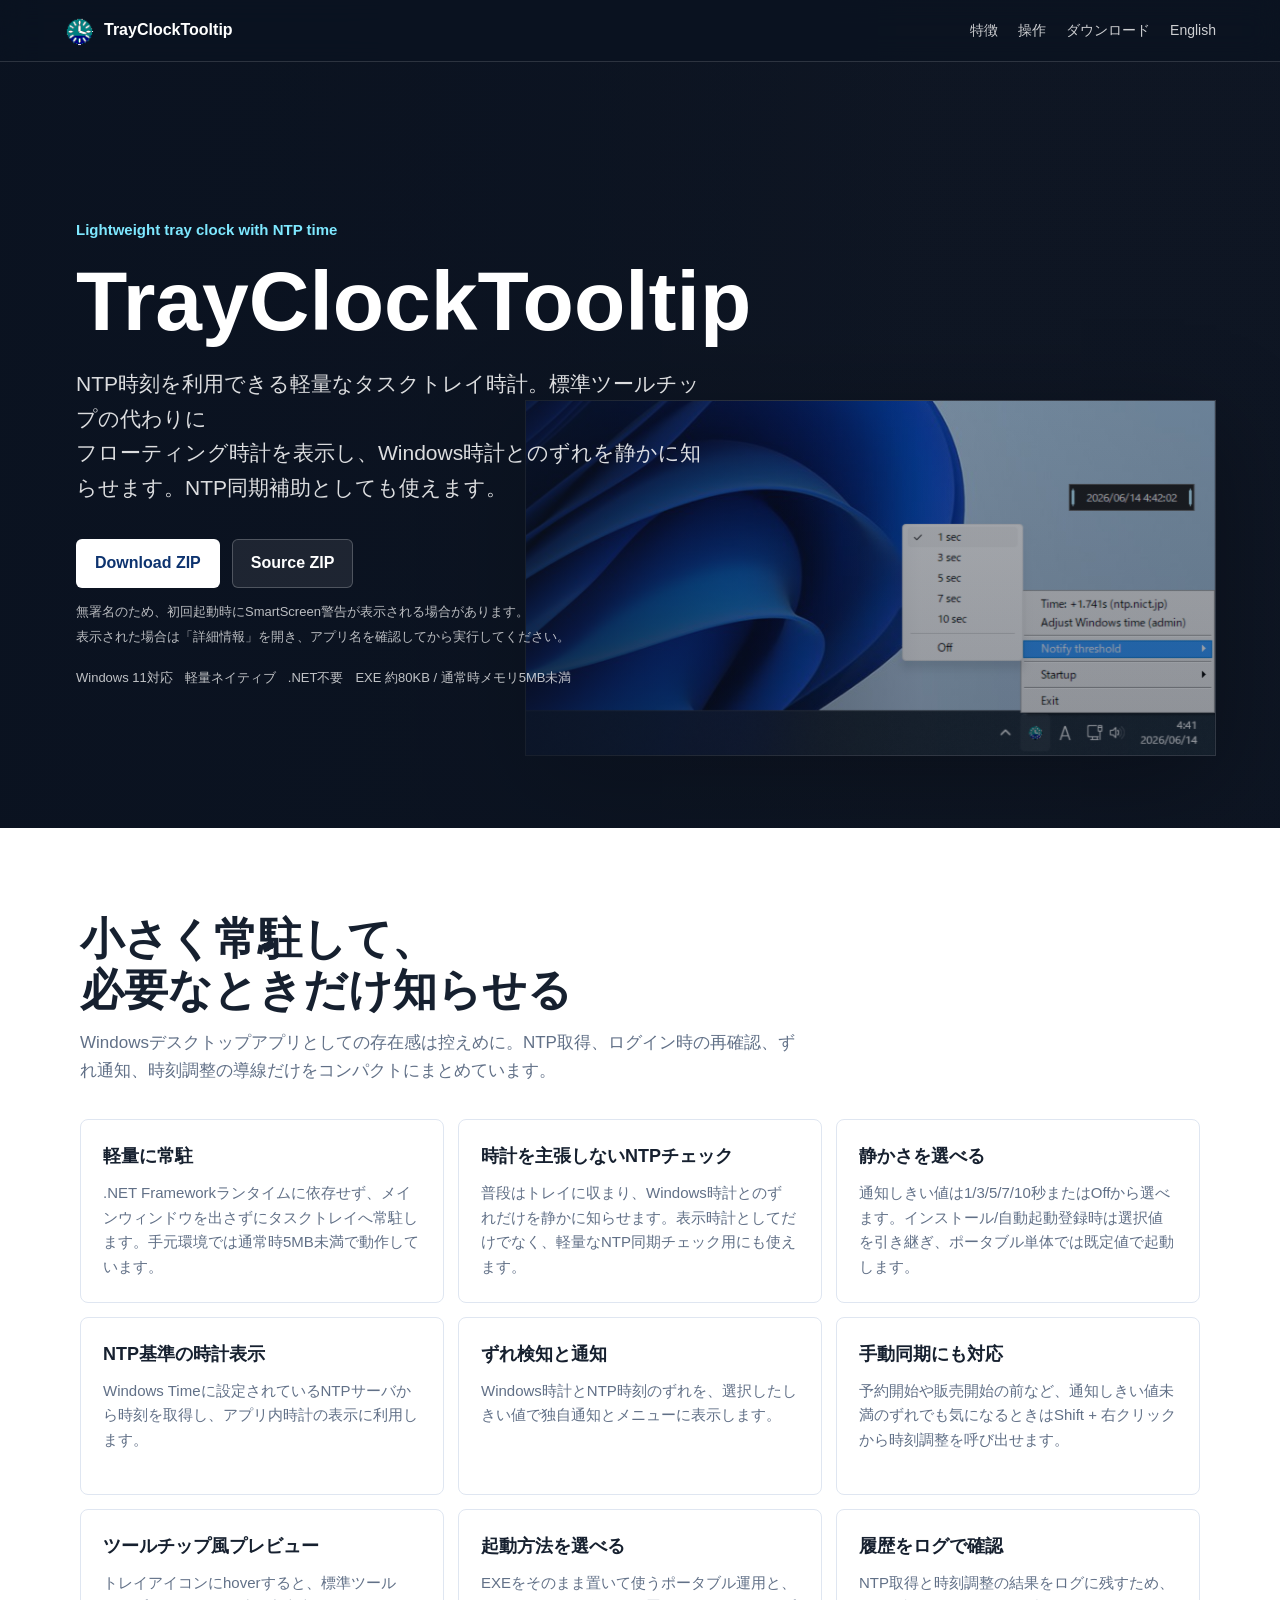
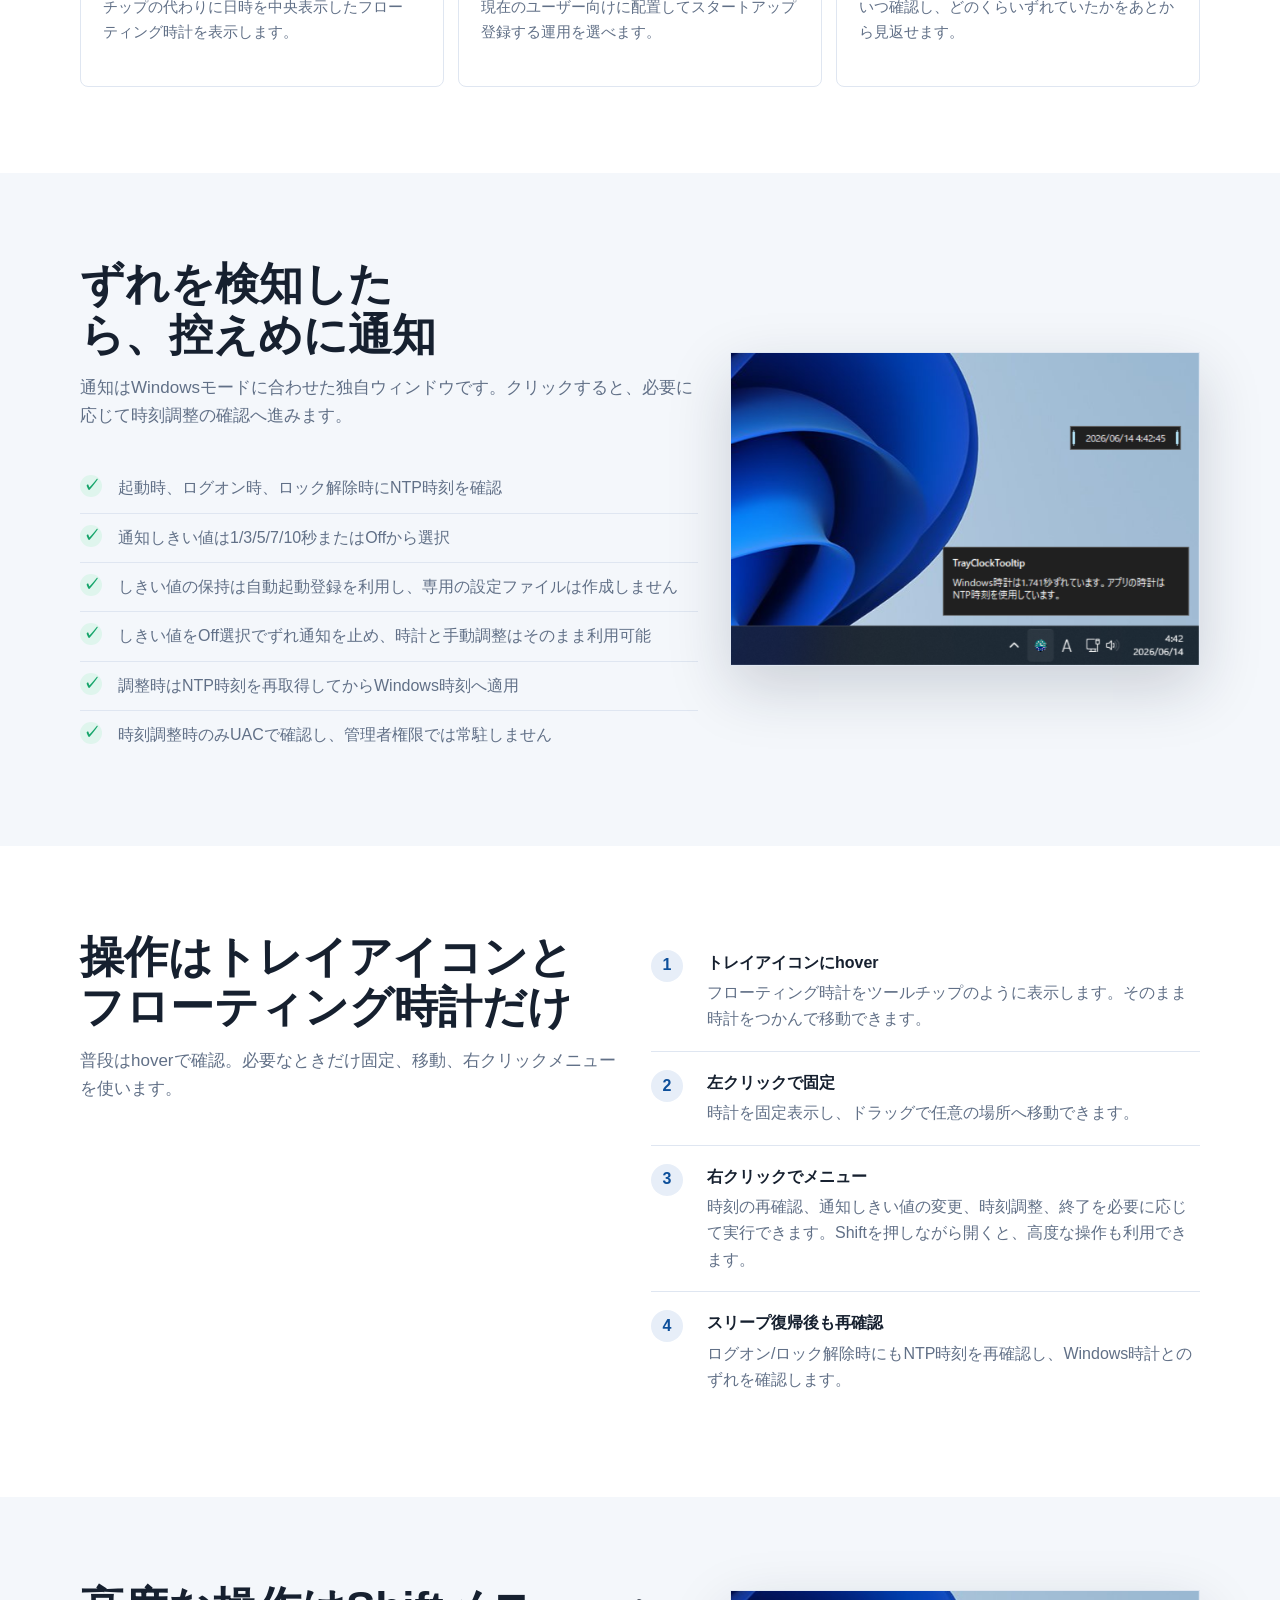
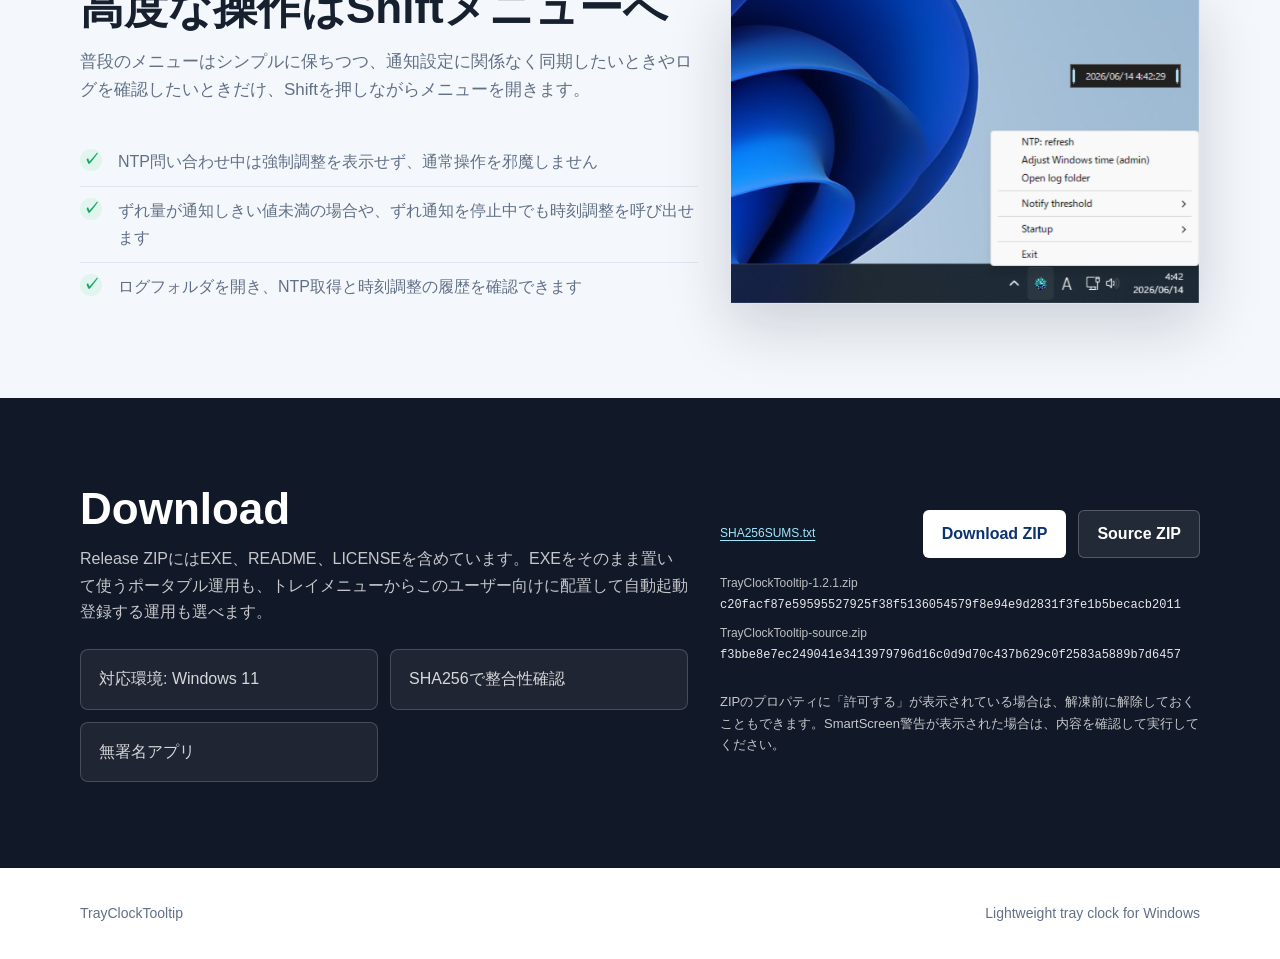
<file: docs/index.html>
<!doctype html>
<html lang="ja">
<head>
  <meta charset="utf-8">
  <meta name="viewport" content="width=device-width, initial-scale=1">
  <title>TrayClockTooltip - NTP同期補助にも使える軽量タスクトレイ時計</title>
  <meta name="description" content="TrayClockTooltipは、NTP時刻を利用できる軽量なWindowsアプリです。タスクトレイ時計として常駐し、ログインやロック解除時にNTP時刻を確認して、Windows時計とのずれを知らせます。">
  <link rel="icon" href="site-icon.ico">
  <link rel="canonical" href="https://tokei-ni-kasugai.github.io/TrayClockTooltip/">
  <link rel="alternate" hreflang="ja" href="https://tokei-ni-kasugai.github.io/TrayClockTooltip/">
  <link rel="alternate" hreflang="en" href="https://tokei-ni-kasugai.github.io/TrayClockTooltip/index.en.html">
  <link rel="alternate" hreflang="x-default" href="https://tokei-ni-kasugai.github.io/TrayClockTooltip/">
  <link rel="stylesheet" href="style.css">
</head>
<body>
  <header class="topbar">
    <a class="brand" href="#top" aria-label="TrayClockTooltip">
      <img alt="" src="site-icon.ico">
      <span>TrayClockTooltip</span>
    </a>
    <nav class="nav" aria-label="ページ内リンク">
      <a href="#features">特徴</a>
      <a href="#usage">操作</a>
      <a href="#download">ダウンロード</a>
      <a href="index.en.html">English</a>
    </nav>
  </header>

  <main id="top">
    <section class="hero" aria-label="TrayClockTooltip">
      <img class="hero-screenshot" src="screenshot-sanitized.png" alt="TrayClockTooltipのフローティング時計とタスクトレイメニュー">
      <div class="hero-copy">
        <p class="eyebrow">Lightweight tray clock with NTP time</p>
        <h1>TrayClockTooltip</h1>
        <p class="lead"><span class="nowrap">NTP時刻</span>を利用できる軽量なタスクトレイ時計。標準ツールチップの代わりに<br>フローティング時計を表示し、<span class="nowrap">Windows時計</span>とのずれを静かに知らせます。NTP同期補助としても使えます。</p>
        <div class="hero-actions">
          <a class="button primary" href="https://github.com/Tokei-ni-Kasugai/TrayClockTooltip/releases/download/v1.2.1/TrayClockTooltip-1.2.1.zip">Download ZIP</a>
          <a class="button secondary" href="https://github.com/Tokei-ni-Kasugai/TrayClockTooltip/releases/download/v1.2.1/TrayClockTooltip-source.zip">Source ZIP</a>
        </div>
        <div class="download-note">
          <p>無署名のため、初回起動時に<span class="nowrap">SmartScreen</span>警告が表示される場合があります。</p>
          <p>表示された場合は「詳細情報」を開き、アプリ名を確認してから実行してください。</p>
        </div>
        <div class="hero-meta">
          <span><span class="nowrap">Windows 11</span>対応</span>
          <span>軽量ネイティブ</span>
          <span>.NET不要</span>
          <span>EXE 約80KB / 通常時メモリ5MB未満</span>
        </div>
      </div>
    </section>

    <section class="section white" id="features">
      <div class="inner">
        <div class="section-head">
          <h2>小さく常駐して、<br>必要なときだけ知らせる</h2>
          <p>Windowsデスクトップアプリとしての存在感は控えめに。NTP取得、ログイン時の再確認、ずれ通知、時刻調整の導線だけをコンパクトにまとめています。</p>
        </div>
        <div class="features">
          <div class="feature">
            <strong>軽量に常駐</strong>
            <p><span class="nowrap">.NET Framework</span>ランタイムに依存せず、メインウィンドウを出さずにタスクトレイへ常駐します。手元環境では通常時5MB未満で動作しています。</p>
          </div>
          <div class="feature">
            <strong>時計を主張しないNTPチェック</strong>
            <p>普段はトレイに収まり、Windows時計とのずれだけを静かに知らせます。表示時計としてだけでなく、軽量なNTP同期チェック用にも使えます。</p>
          </div>
          <div class="feature">
            <strong>静かさを選べる</strong>
            <p>通知しきい値は1/3/5/7/10秒またはOffから選べます。インストール/自動起動登録時は選択値を引き継ぎ、ポータブル単体では既定値で起動します。</p>
          </div>
          <div class="feature">
            <strong>NTP基準の時計表示</strong>
            <p><span class="nowrap">Windows Time</span>に設定されている<span class="nowrap">NTPサーバ</span>から時刻を取得し、アプリ内時計の表示に利用します。</p>
          </div>
          <div class="feature">
            <strong>ずれ検知と通知</strong>
            <p><span class="nowrap">Windows時計</span>と<span class="nowrap">NTP時刻</span>のずれを、選択したしきい値で独自通知とメニューに表示します。</p>
          </div>
          <div class="feature">
            <strong>手動同期にも対応</strong>
            <p>予約開始や販売開始の前など、通知しきい値未満のずれでも気になるときは<span class="nowrap">Shift + 右クリック</span>から時刻調整を呼び出せます。</p>
          </div>
          <div class="feature">
            <strong>ツールチップ風プレビュー</strong>
            <p>トレイアイコンにhoverすると、標準ツールチップの代わりに日時を中央表示したフローティング時計を表示します。</p>
          </div>
          <div class="feature">
            <strong>起動方法を選べる</strong>
            <p><span class="nowrap">EXE</span>をそのまま置いて使うポータブル運用と、現在のユーザー向けに配置してスタートアップ登録する運用を選べます。</p>
          </div>
          <div class="feature">
            <strong>履歴をログで確認</strong>
            <p>NTP取得と時刻調整の結果をログに残すため、いつ確認し、どのくらいずれていたかをあとから見返せます。</p>
          </div>
        </div>
      </div>
    </section>

    <section class="section">
      <div class="inner showcase">
        <div>
          <div class="section-head">
            <h2>ずれを検知したら、控えめに通知</h2>
          <p>通知は<span class="nowrap">Windowsモード</span>に合わせた独自ウィンドウです。クリックすると、必要に応じて時刻調整の確認へ進みます。</p>
          </div>
          <ul class="checks">
            <li><span>✓</span><div>起動時、ログオン時、ロック解除時にNTP時刻を確認</div></li>
            <li><span>✓</span><div>通知しきい値は1/3/5/7/10秒またはOffから選択</div></li>
            <li><span>✓</span><div>しきい値の保持は自動起動登録を利用し、専用の設定ファイルは作成しません</div></li>
            <li><span>✓</span><div>しきい値をOff選択でずれ通知を止め、時計と手動調整はそのまま利用可能</div></li>
            <li><span>✓</span><div>調整時はNTP時刻を再取得してからWindows時刻へ適用</div></li>
            <li><span>✓</span><div>時刻調整時のみUACで確認し、管理者権限では常駐しません</div></li>
          </ul>
        </div>
        <img class="showcase-image" src="screenshot-notification-sanitized.png" alt="NTP時刻との差を知らせる通知">
      </div>
    </section>

    <section class="section white" id="usage">
      <div class="inner steps">
        <div class="section-head">
          <h2>操作はトレイアイコンとフローティング時計だけ</h2>
          <p>普段はhoverで確認。必要なときだけ固定、移動、右クリックメニューを使います。</p>
        </div>
        <ol class="step-list">
          <li>
            <span>1</span>
            <div><strong>トレイアイコンにhover</strong><p>フローティング時計をツールチップのように表示します。そのまま時計をつかんで移動できます。</p></div>
          </li>
          <li>
            <span>2</span>
            <div><strong>左クリックで固定</strong><p>時計を固定表示し、ドラッグで任意の場所へ移動できます。</p></div>
          </li>
          <li>
            <span>3</span>
            <div><strong>右クリックでメニュー</strong><p>時刻の再確認、通知しきい値の変更、時刻調整、終了を必要に応じて実行できます。Shiftを押しながら開くと、高度な操作も利用できます。</p></div>
          </li>
          <li>
            <span>4</span>
            <div><strong>スリープ復帰後も再確認</strong><p>ログオン/ロック解除時にもNTP時刻を再確認し、Windows時計とのずれを確認します。</p></div>
          </li>
        </ol>
      </div>
    </section>

    <section class="section">
      <div class="inner showcase">
        <div>
          <div class="section-head">
            <h2>高度な操作はShiftメニューへ</h2>
            <p>普段のメニューはシンプルに保ちつつ、通知設定に関係なく同期したいときやログを確認したいときだけ、Shiftを押しながらメニューを開きます。</p>
          </div>
          <ul class="checks">
            <li><span>✓</span><div>NTP問い合わせ中は強制調整を表示せず、通常操作を邪魔しません</div></li>
            <li><span>✓</span><div>ずれ量が通知しきい値未満の場合や、ずれ通知を停止中でも時刻調整を呼び出せます</div></li>
            <li><span>✓</span><div>ログフォルダを開き、NTP取得と時刻調整の履歴を確認できます</div></li>
          </ul>
        </div>
        <img class="showcase-image" src="screenshot-advanced-sanitized.png" alt="ShiftメニューでOpen log folderを表示">
      </div>
    </section>

    <section class="section download-band" id="download">
      <div class="inner download">
        <div>
          <h2>Download</h2>
          <p><span class="nowrap">Release ZIP</span>には<span class="nowrap">EXE</span>、<span class="nowrap">README</span>、<span class="nowrap">LICENSE</span>を含めています。EXEをそのまま置いて使うポータブル運用も、トレイメニューからこのユーザー向けに配置して自動起動登録する運用も選べます。</p>
          <div class="specs">
            <div class="spec">対応環境: <span class="nowrap">Windows 11</span></div>
            <div class="spec"><span class="nowrap">SHA256</span>で整合性確認</div>
            <div class="spec">無署名アプリ</div>
          </div>
        </div>
        <div class="download-side">
          <div class="download-topline">
            <a href="https://github.com/Tokei-ni-Kasugai/TrayClockTooltip/releases/download/v1.2.1/SHA256SUMS.txt">SHA256SUMS.txt</a>
            <div class="download-actions">
              <a class="button primary" href="https://github.com/Tokei-ni-Kasugai/TrayClockTooltip/releases/download/v1.2.1/TrayClockTooltip-1.2.1.zip">Download ZIP</a>
              <a class="button secondary" href="https://github.com/Tokei-ni-Kasugai/TrayClockTooltip/releases/download/v1.2.1/TrayClockTooltip-source.zip">Source ZIP</a>
            </div>
          </div>
          <div class="hashes" aria-label="SHA256">
            <div>TrayClockTooltip-1.2.1.zip<code>c20facf87e59595527925f38f5136054579f8e94e9d2831f3fe1b5becacb2011</code></div>
            <div>TrayClockTooltip-source.zip<code>f3bbe8e7ec249041e3413979796d16c0d9d70c437b629c0f2583a5889b7d6457</code></div>
          </div>
          <div class="unblock-preview">
            <p>ZIPのプロパティに<span class="nowrap">「許可する」</span>が表示されている場合は、解凍前に解除しておくこともできます。<span class="nowrap">SmartScreen</span>警告が表示された場合は、内容を確認して実行してください。</p>
          </div>
        </div>
      </div>
    </section>
  </main>

  <footer>
    <div class="inner">
      <span>TrayClockTooltip</span>
      <span>Lightweight tray clock for Windows</span>
    </div>
  </footer>
</body>
</html>
</file>
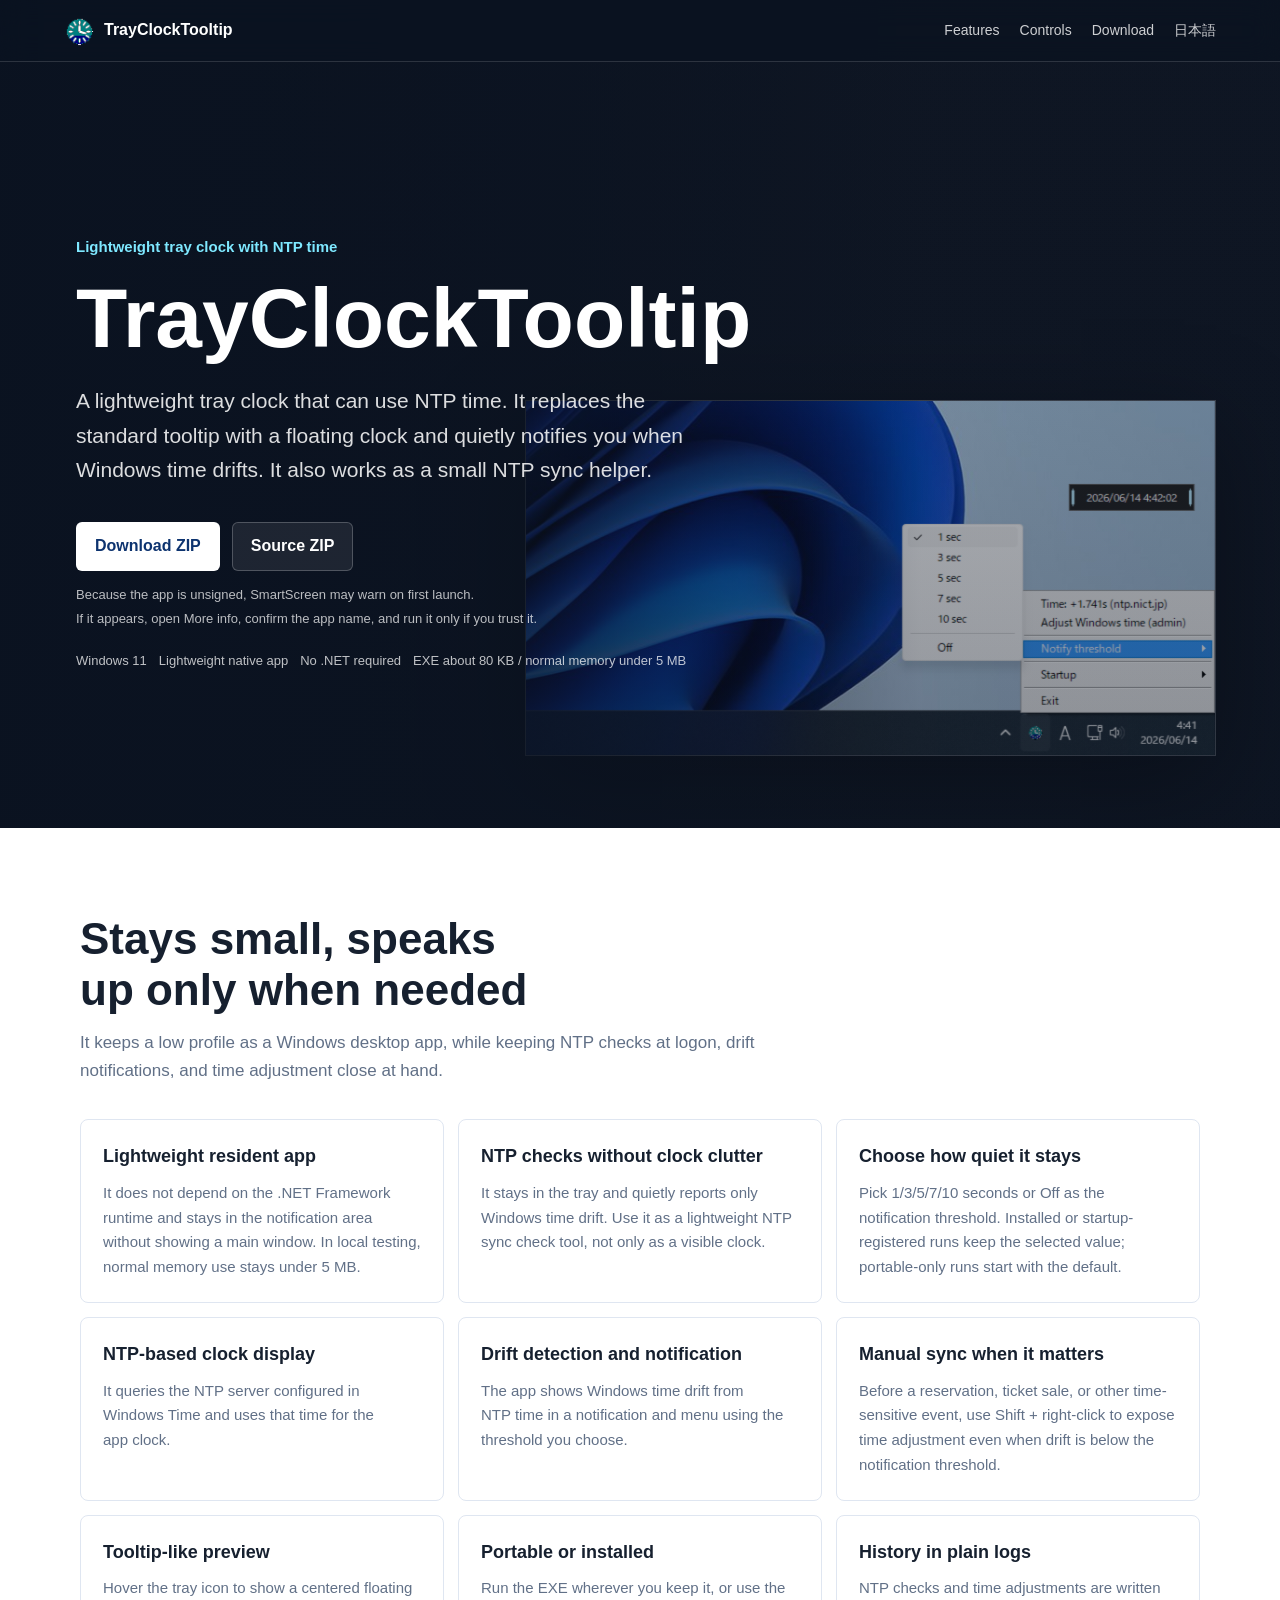
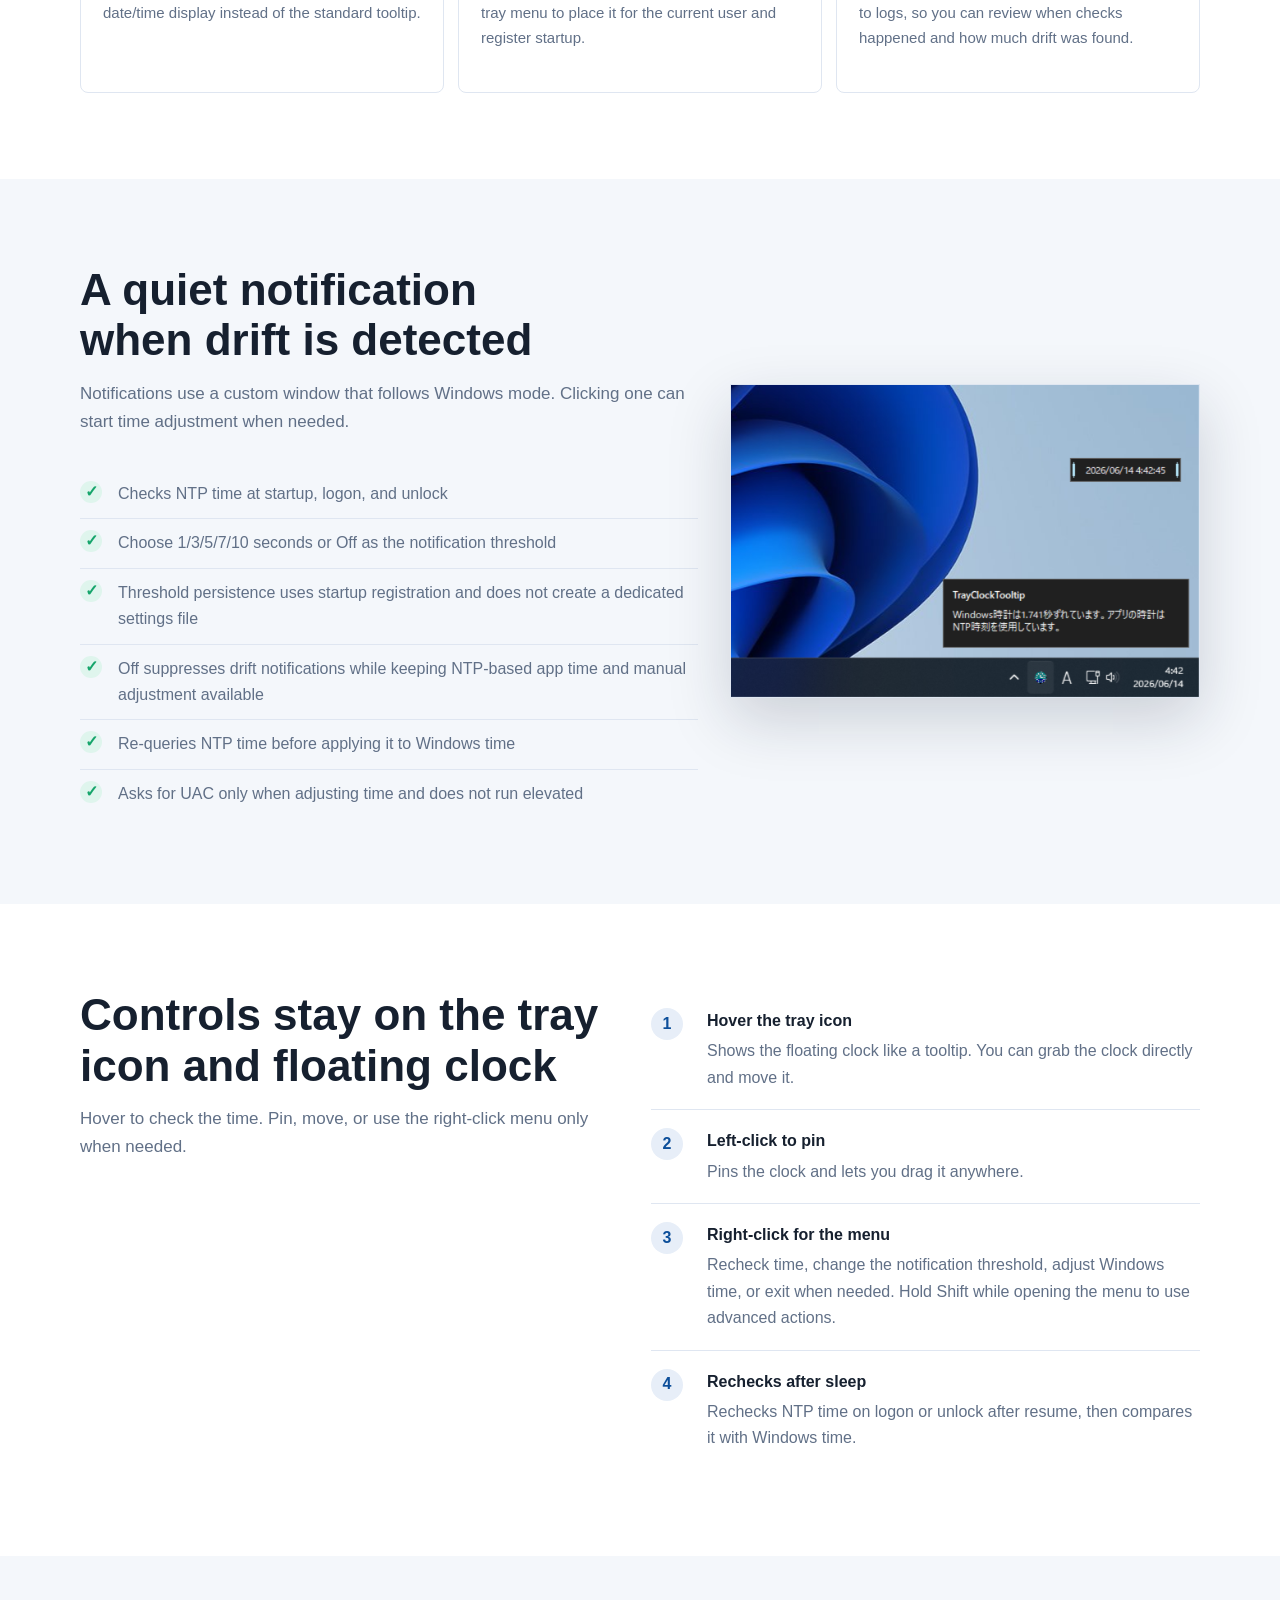
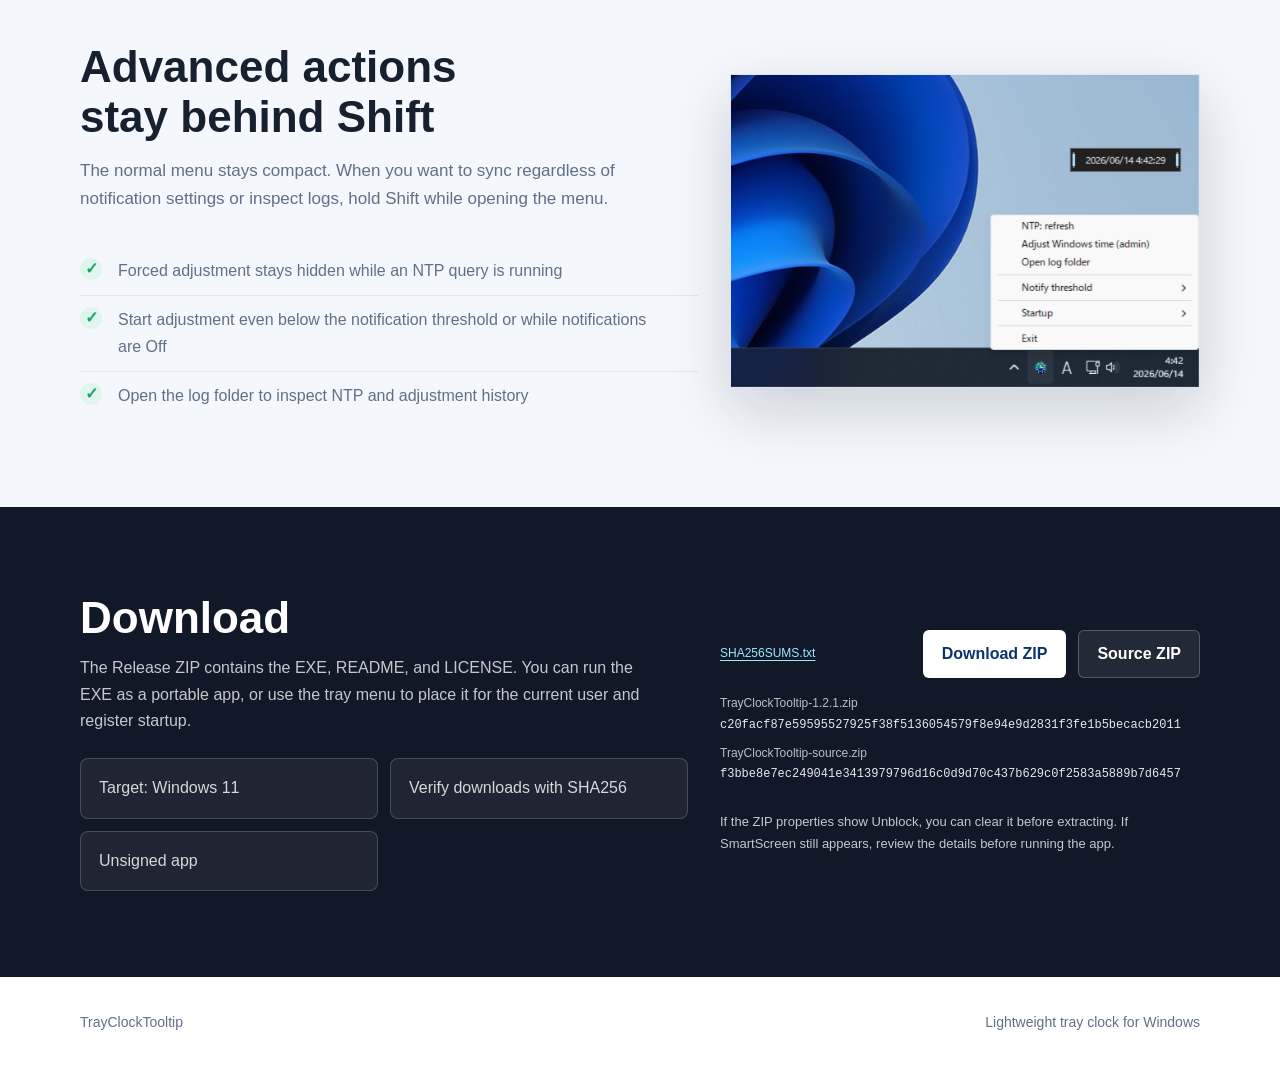
<file: docs/index.en.html>
<!doctype html>
<html lang="en">
<head>
  <meta charset="utf-8">
  <meta name="viewport" content="width=device-width, initial-scale=1">
  <title>TrayClockTooltip - Lightweight NTP Tray Clock and Sync Helper for Windows</title>
  <meta name="description" content="TrayClockTooltip is a lightweight Windows app that can use NTP time. It stays as a tray clock, checks NTP time at logon and unlock, then reports drift from Windows time.">
  <link rel="icon" href="site-icon.ico">
  <link rel="canonical" href="https://tokei-ni-kasugai.github.io/TrayClockTooltip/index.en.html">
  <link rel="alternate" hreflang="ja" href="https://tokei-ni-kasugai.github.io/TrayClockTooltip/">
  <link rel="alternate" hreflang="en" href="https://tokei-ni-kasugai.github.io/TrayClockTooltip/index.en.html">
  <link rel="alternate" hreflang="x-default" href="https://tokei-ni-kasugai.github.io/TrayClockTooltip/">
  <link rel="stylesheet" href="style.css">
</head>
<body>
  <header class="topbar">
    <a class="brand" href="#top" aria-label="TrayClockTooltip">
      <img alt="" src="site-icon.ico">
      <span>TrayClockTooltip</span>
    </a>
    <nav class="nav" aria-label="Page links">
      <a href="#features">Features</a>
      <a href="#usage">Controls</a>
      <a href="#download">Download</a>
      <a href="index.html">日本語</a>
    </nav>
  </header>

  <main id="top">
    <section class="hero" aria-label="TrayClockTooltip">
      <img class="hero-screenshot" src="screenshot-sanitized.png" alt="TrayClockTooltip floating clock and tray menu">
      <div class="hero-copy">
        <p class="eyebrow">Lightweight tray clock with NTP time</p>
        <h1>TrayClockTooltip</h1>
        <p class="lead">A lightweight tray clock that can use <span class="nowrap">NTP time</span>. It replaces the standard tooltip with a floating clock and quietly notifies you when <span class="nowrap">Windows time</span> drifts. It also works as a small NTP sync helper.</p>
        <div class="hero-actions">
          <a class="button primary" href="https://github.com/Tokei-ni-Kasugai/TrayClockTooltip/releases/download/v1.2.1/TrayClockTooltip-1.2.1.zip">Download ZIP</a>
          <a class="button secondary" href="https://github.com/Tokei-ni-Kasugai/TrayClockTooltip/releases/download/v1.2.1/TrayClockTooltip-source.zip">Source ZIP</a>
        </div>
        <div class="download-note">
          <p>Because the app is unsigned, <span class="nowrap">SmartScreen</span> may warn on first launch.</p>
          <p>If it appears, open More info, confirm the app name, and run it only if you trust it.</p>
        </div>
        <div class="hero-meta">
          <span><span class="nowrap">Windows 11</span></span>
          <span>Lightweight native app</span>
          <span>No .NET required</span>
          <span>EXE about 80 KB / normal memory under 5 MB</span>
        </div>
      </div>
    </section>

    <section class="section white" id="features">
      <div class="inner">
        <div class="section-head">
          <h2>Stays small, speaks up only when needed</h2>
          <p>It keeps a low profile as a Windows desktop app, while keeping NTP checks at logon, drift notifications, and time adjustment close at hand.</p>
        </div>
        <div class="features">
          <div class="feature">
            <strong>Lightweight resident app</strong>
            <p>It does not depend on the <span class="nowrap">.NET Framework</span> runtime and stays in the notification area without showing a main window. In local testing, normal memory use stays under 5 MB.</p>
          </div>
          <div class="feature">
            <strong>NTP checks without clock clutter</strong>
            <p>It stays in the tray and quietly reports only Windows time drift. Use it as a lightweight NTP sync check tool, not only as a visible clock.</p>
          </div>
          <div class="feature">
            <strong>Choose how quiet it stays</strong>
            <p>Pick 1/3/5/7/10 seconds or Off as the notification threshold. Installed or startup-registered runs keep the selected value; portable-only runs start with the default.</p>
          </div>
          <div class="feature">
            <strong>NTP-based clock display</strong>
            <p>It queries the <span class="nowrap">NTP server</span> configured in <span class="nowrap">Windows Time</span> and uses that time for the app clock.</p>
          </div>
          <div class="feature">
            <strong>Drift detection and notification</strong>
            <p>The app shows <span class="nowrap">Windows time</span> drift from <span class="nowrap">NTP time</span> in a notification and menu using the threshold you choose.</p>
          </div>
          <div class="feature">
            <strong>Manual sync when it matters</strong>
            <p>Before a reservation, ticket sale, or other time-sensitive event, use <span class="nowrap">Shift + right-click</span> to expose time adjustment even when drift is below the notification threshold.</p>
          </div>
          <div class="feature">
            <strong>Tooltip-like preview</strong>
            <p>Hover the tray icon to show a centered floating date/time display instead of the standard tooltip.</p>
          </div>
          <div class="feature">
            <strong>Portable or installed</strong>
            <p>Run the <span class="nowrap">EXE</span> wherever you keep it, or use the tray menu to place it for the current user and register startup.</p>
          </div>
          <div class="feature">
            <strong>History in plain logs</strong>
            <p>NTP checks and time adjustments are written to logs, so you can review when checks happened and how much drift was found.</p>
          </div>
        </div>
      </div>
    </section>

    <section class="section">
      <div class="inner showcase">
        <div>
          <div class="section-head">
            <h2>A quiet notification when drift is detected</h2>
          <p>Notifications use a custom window that follows <span class="nowrap">Windows mode</span>. Clicking one can start time adjustment when needed.</p>
          </div>
          <ul class="checks">
            <li><span>✓</span><div>Checks NTP time at startup, logon, and unlock</div></li>
            <li><span>✓</span><div>Choose 1/3/5/7/10 seconds or Off as the notification threshold</div></li>
            <li><span>✓</span><div>Threshold persistence uses startup registration and does not create a dedicated settings file</div></li>
            <li><span>✓</span><div>Off suppresses drift notifications while keeping NTP-based app time and manual adjustment available</div></li>
            <li><span>✓</span><div>Re-queries NTP time before applying it to Windows time</div></li>
            <li><span>✓</span><div>Asks for UAC only when adjusting time and does not run elevated</div></li>
          </ul>
        </div>
        <img class="showcase-image" src="screenshot-notification-sanitized.png" alt="Notification showing drift from NTP time">
      </div>
    </section>

    <section class="section white" id="usage">
      <div class="inner steps">
        <div class="section-head">
          <h2>Controls stay on the tray icon and floating clock</h2>
          <p>Hover to check the time. Pin, move, or use the right-click menu only when needed.</p>
        </div>
        <ol class="step-list">
          <li>
            <span>1</span>
            <div><strong>Hover the tray icon</strong><p>Shows the floating clock like a tooltip. You can grab the clock directly and move it.</p></div>
          </li>
          <li>
            <span>2</span>
            <div><strong>Left-click to pin</strong><p>Pins the clock and lets you drag it anywhere.</p></div>
          </li>
          <li>
            <span>3</span>
            <div><strong>Right-click for the menu</strong><p>Recheck time, change the notification threshold, adjust Windows time, or exit when needed. Hold Shift while opening the menu to use advanced actions.</p></div>
          </li>
          <li>
            <span>4</span>
            <div><strong>Rechecks after sleep</strong><p>Rechecks NTP time on logon or unlock after resume, then compares it with Windows time.</p></div>
          </li>
        </ol>
      </div>
    </section>

    <section class="section">
      <div class="inner showcase">
        <div>
          <div class="section-head">
            <h2>Advanced actions stay behind Shift</h2>
            <p>The normal menu stays compact. When you want to sync regardless of notification settings or inspect logs, hold Shift while opening the menu.</p>
          </div>
          <ul class="checks">
            <li><span>✓</span><div>Forced adjustment stays hidden while an NTP query is running</div></li>
            <li><span>✓</span><div>Start adjustment even below the notification threshold or while notifications are Off</div></li>
            <li><span>✓</span><div>Open the log folder to inspect NTP and adjustment history</div></li>
          </ul>
        </div>
        <img class="showcase-image" src="screenshot-advanced-sanitized.png" alt="Shift menu showing Open log folder">
      </div>
    </section>

    <section class="section download-band" id="download">
      <div class="inner download">
        <div>
          <h2>Download</h2>
          <p>The <span class="nowrap">Release ZIP</span> contains the <span class="nowrap">EXE</span>, <span class="nowrap">README</span>, and <span class="nowrap">LICENSE</span>. You can run the EXE as a portable app, or use the tray menu to place it for the current user and register startup.</p>
          <div class="specs">
            <div class="spec">Target: <span class="nowrap">Windows 11</span></div>
            <div class="spec">Verify downloads with <span class="nowrap">SHA256</span></div>
            <div class="spec">Unsigned app</div>
          </div>
        </div>
        <div class="download-side">
          <div class="download-topline">
            <a href="https://github.com/Tokei-ni-Kasugai/TrayClockTooltip/releases/download/v1.2.1/SHA256SUMS.txt">SHA256SUMS.txt</a>
            <div class="download-actions">
              <a class="button primary" href="https://github.com/Tokei-ni-Kasugai/TrayClockTooltip/releases/download/v1.2.1/TrayClockTooltip-1.2.1.zip">Download ZIP</a>
              <a class="button secondary" href="https://github.com/Tokei-ni-Kasugai/TrayClockTooltip/releases/download/v1.2.1/TrayClockTooltip-source.zip">Source ZIP</a>
            </div>
          </div>
          <div class="hashes" aria-label="SHA256">
            <div>TrayClockTooltip-1.2.1.zip<code>c20facf87e59595527925f38f5136054579f8e94e9d2831f3fe1b5becacb2011</code></div>
            <div>TrayClockTooltip-source.zip<code>f3bbe8e7ec249041e3413979796d16c0d9d70c437b629c0f2583a5889b7d6457</code></div>
          </div>
          <div class="unblock-preview">
            <p>If the ZIP properties show <span class="nowrap">Unblock</span>, you can clear it before extracting. If <span class="nowrap">SmartScreen</span> still appears, review the details before running the app.</p>
          </div>
        </div>
      </div>
    </section>
  </main>

  <footer>
    <div class="inner">
      <span>TrayClockTooltip</span>
      <span>Lightweight tray clock for Windows</span>
    </div>
  </footer>
</body>
</html>
</file>
<file: docs/style.css>
:root {
  --ink: #16202f;
  --muted: #617087;
  --paper: #f4f7fb;
  --panel: #fff;
  --line: #dfe6f1;
  --blue: #0d4f9a;
  --cyan: #7ee8ff;
  --dark: #111827;
  --green: #16a56b;
}

* {
  box-sizing: border-box;
}

body {
  margin: 0;
  color: var(--ink);
  background: var(--paper);
  font-family: "Segoe UI", "Yu Gothic UI", Meiryo, sans-serif;
  line-height: 1.65;
  line-break: strict;
  word-break: normal;
}

a {
  color: inherit;
  text-decoration: none;
}

.topbar {
  position: fixed;
  z-index: 10;
  inset: 0 0 auto;
  height: 62px;
  display: flex;
  align-items: center;
  justify-content: space-between;
  padding: 0 clamp(20px, 5vw, 70px);
  color: #fff;
  background: rgba(10, 18, 32, .72);
  backdrop-filter: blur(14px);
  border-bottom: 1px solid rgba(255, 255, 255, .14);
}

.brand {
  display: inline-flex;
  align-items: center;
  gap: 10px;
  font-weight: 800;
}

.brand img {
  width: 30px;
  height: 30px;
}

.nav {
  display: flex;
  gap: 20px;
  font-size: 14px;
  color: rgba(255, 255, 255, .8);
}

.nav a:hover {
  color: #fff;
}

.hero {
  min-height: 92vh;
  position: relative;
  display: flex;
  align-items: center;
  overflow: hidden;
  padding: 112px clamp(20px, 6vw, 76px) 96px;
  color: #fff;
  background: #101724;
}

.hero::before {
  content: "";
  position: absolute;
  inset: 0;
  background:
    linear-gradient(90deg, rgba(10, 18, 32, .92), rgba(10, 18, 32, .66) 42%, rgba(10, 18, 32, .06) 72%),
    linear-gradient(180deg, rgba(10, 18, 32, .16), rgba(10, 18, 32, .42));
  z-index: 1;
}

.hero-screenshot {
  position: absolute;
  right: clamp(18px, 5vw, 72px);
  bottom: 72px;
  width: min(54vw, 860px);
  min-width: 560px;
  border: 1px solid rgba(255, 255, 255, .26);
  box-shadow: 0 28px 90px rgba(0, 0, 0, .42);
}

.hero-copy {
  position: relative;
  z-index: 2;
  max-width: 710px;
  padding-top: 7vh;
}

.eyebrow {
  margin: 0 0 16px;
  color: var(--cyan);
  font-size: 15px;
  font-weight: 800;
}

h1 {
  margin: 0;
  max-width: 760px;
  font-size: clamp(42px, 7vw, 84px);
  line-height: 1;
  letter-spacing: 0;
  text-wrap: balance;
}

.lead {
  max-width: 640px;
  margin: 24px 0 0;
  color: rgba(255, 255, 255, .86);
  font-size: clamp(17px, 2.2vw, 21px);
  text-wrap: pretty;
}

.hero-actions {
  display: flex;
  flex-wrap: wrap;
  gap: 12px;
  margin-top: 34px;
}

.download-note {
  max-width: 620px;
  margin: 14px 0 0;
  color: rgba(255, 255, 255, .72);
  font-size: 13px;
  line-height: 1.6;
}

.download-note p {
  margin: 0 0 4px;
}

.button {
  display: inline-flex;
  align-items: center;
  justify-content: center;
  min-height: 44px;
  padding: 10px 18px;
  border: 1px solid rgba(255, 255, 255, .22);
  border-radius: 6px;
  font-weight: 800;
}

.button.primary {
  background: #fff;
  color: #0d336f;
}

.button.secondary {
  color: #fff;
  background: rgba(255, 255, 255, .08);
}

.hero-meta {
  display: flex;
  flex-wrap: wrap;
  gap: 12px;
  margin-top: 20px;
  color: rgba(255, 255, 255, .74);
  font-size: 13px;
}

.section {
  padding: 86px clamp(20px, 6vw, 76px);
  background: var(--paper);
}

.section.white {
  background: #fff;
}

.inner {
  max-width: 1120px;
  margin: 0 auto;
}

.section-head {
  max-width: 720px;
  margin-bottom: 34px;
}

h2 {
  margin: 0;
  font-size: clamp(28px, 4vw, 44px);
  line-height: 1.15;
  letter-spacing: 0;
  text-wrap: balance;
}

.section-head p {
  margin: 14px 0 0;
  color: var(--muted);
  font-size: 17px;
  text-wrap: pretty;
}

.features {
  display: grid;
  grid-template-columns: repeat(3, minmax(0, 1fr));
  gap: 14px;
}

.feature {
  min-height: 178px;
  padding: 22px;
  border: 1px solid var(--line);
  border-radius: 8px;
  background: var(--panel);
}

.feature strong {
  display: block;
  margin-bottom: 9px;
  font-size: 18px;
}

.feature p {
  margin: 0;
  color: var(--muted);
  font-size: 15px;
  text-wrap: pretty;
}

.showcase {
  display: grid;
  grid-template-columns: minmax(0, 1fr) minmax(320px, 470px);
  gap: 32px;
  align-items: center;
}

.showcase-image {
  width: 100%;
  display: block;
  border: 1px solid var(--line);
  box-shadow: 0 22px 58px rgba(20, 35, 55, .18);
}

.checks {
  margin: 22px 0 0;
  padding: 0;
  list-style: none;
}

.checks li {
  display: grid;
  grid-template-columns: 28px 1fr;
  gap: 10px;
  padding: 11px 0;
  color: var(--muted);
  border-bottom: 1px solid var(--line);
  text-wrap: pretty;
}

.checks li:last-child {
  border-bottom: 0;
}

.checks span {
  width: 22px;
  height: 22px;
  display: grid;
  place-items: center;
  border-radius: 50%;
  background: #dff5ed;
  color: var(--green);
  font-weight: 900;
  line-height: 1;
}

.steps {
  display: grid;
  grid-template-columns: 1fr 1fr;
  gap: 22px;
  align-items: start;
}

.step-list {
  margin: 0;
  padding: 0;
  list-style: none;
}

.step-list li {
  display: grid;
  grid-template-columns: 42px 1fr;
  gap: 14px;
  padding: 18px 0;
  border-bottom: 1px solid var(--line);
}

.step-list li:last-child {
  border-bottom: 0;
}

.step-list span {
  width: 32px;
  height: 32px;
  display: grid;
  place-items: center;
  border-radius: 50%;
  background: #e7eef8;
  color: var(--blue);
  font-weight: 800;
}

.step-list p {
  margin: 4px 0 0;
  color: var(--muted);
  text-wrap: pretty;
}

.download-band {
  background: var(--dark);
  color: #fff;
}

.download {
  display: grid;
  grid-template-columns: minmax(0, 1fr) minmax(360px, 480px);
  gap: 32px;
  align-items: center;
}

.download p {
  margin: 12px 0 0;
  color: rgba(255, 255, 255, .76);
  text-wrap: pretty;
}

.download-actions {
  display: flex;
  flex-wrap: wrap;
  justify-content: flex-end;
  gap: 12px;
}

.download-side {
  display: grid;
  gap: 16px;
}

.download-topline {
  display: flex;
  align-items: center;
  justify-content: space-between;
  gap: 16px;
}

.download-topline > a {
  color: #9ee8ff;
  font-size: 12px;
  text-decoration: underline;
  text-underline-offset: 3px;
}

.hashes {
  width: min(100%, 520px);
  display: grid;
  gap: 8px;
  color: rgba(255, 255, 255, .72);
  font-size: 12px;
}

.hashes code {
  display: block;
  margin-top: 2px;
  overflow-wrap: anywhere;
  color: rgba(255, 255, 255, .9);
  font-family: Consolas, "Courier New", monospace;
}

.nowrap {
  white-space: nowrap;
}

.specs {
  display: grid;
  grid-template-columns: repeat(2, minmax(0, 1fr));
  gap: 12px;
  margin-top: 24px;
}

.spec {
  padding: 16px 18px;
  border: 1px solid rgba(255, 255, 255, .18);
  border-radius: 8px;
  color: rgba(255, 255, 255, .82);
  background: rgba(255, 255, 255, .06);
}

.unblock-preview {
  max-width: 480px;
}

.unblock-preview p {
  margin: 10px 0 0;
  color: rgba(255, 255, 255, .76);
  font-size: 13px;
}

footer {
  padding: 34px clamp(20px, 6vw, 76px);
  color: var(--muted);
  background: #fff;
  font-size: 14px;
}

footer .inner {
  display: flex;
  flex-wrap: wrap;
  gap: 10px 20px;
  justify-content: space-between;
}

@media (max-width: 900px) {
  .hero {
    min-height: auto;
    padding-top: 96px;
  }

  .hero-screenshot {
    position: relative;
    right: auto;
    bottom: auto;
    width: 100%;
    min-width: 0;
    margin-top: 42px;
  }

  .hero::before {
    background:
      linear-gradient(180deg, rgba(10, 18, 32, .72), rgba(10, 18, 32, .54)),
      linear-gradient(90deg, rgba(10, 18, 32, .16), rgba(10, 18, 32, .16));
  }

  .hero {
    display: block;
  }

  .features,
  .steps,
  .showcase,
  .download,
  .specs {
    grid-template-columns: 1fr;
  }

  .download-side {
    width: 100%;
  }

  .download-topline {
    align-items: flex-start;
    flex-direction: column-reverse;
  }

  .download-actions {
    justify-content: flex-start;
  }

  .hashes {
    width: 100%;
  }
}

@media (max-width: 720px) {
  .nav {
    display: none;
  }

  .feature {
    min-height: 0;
  }
}
</file>
